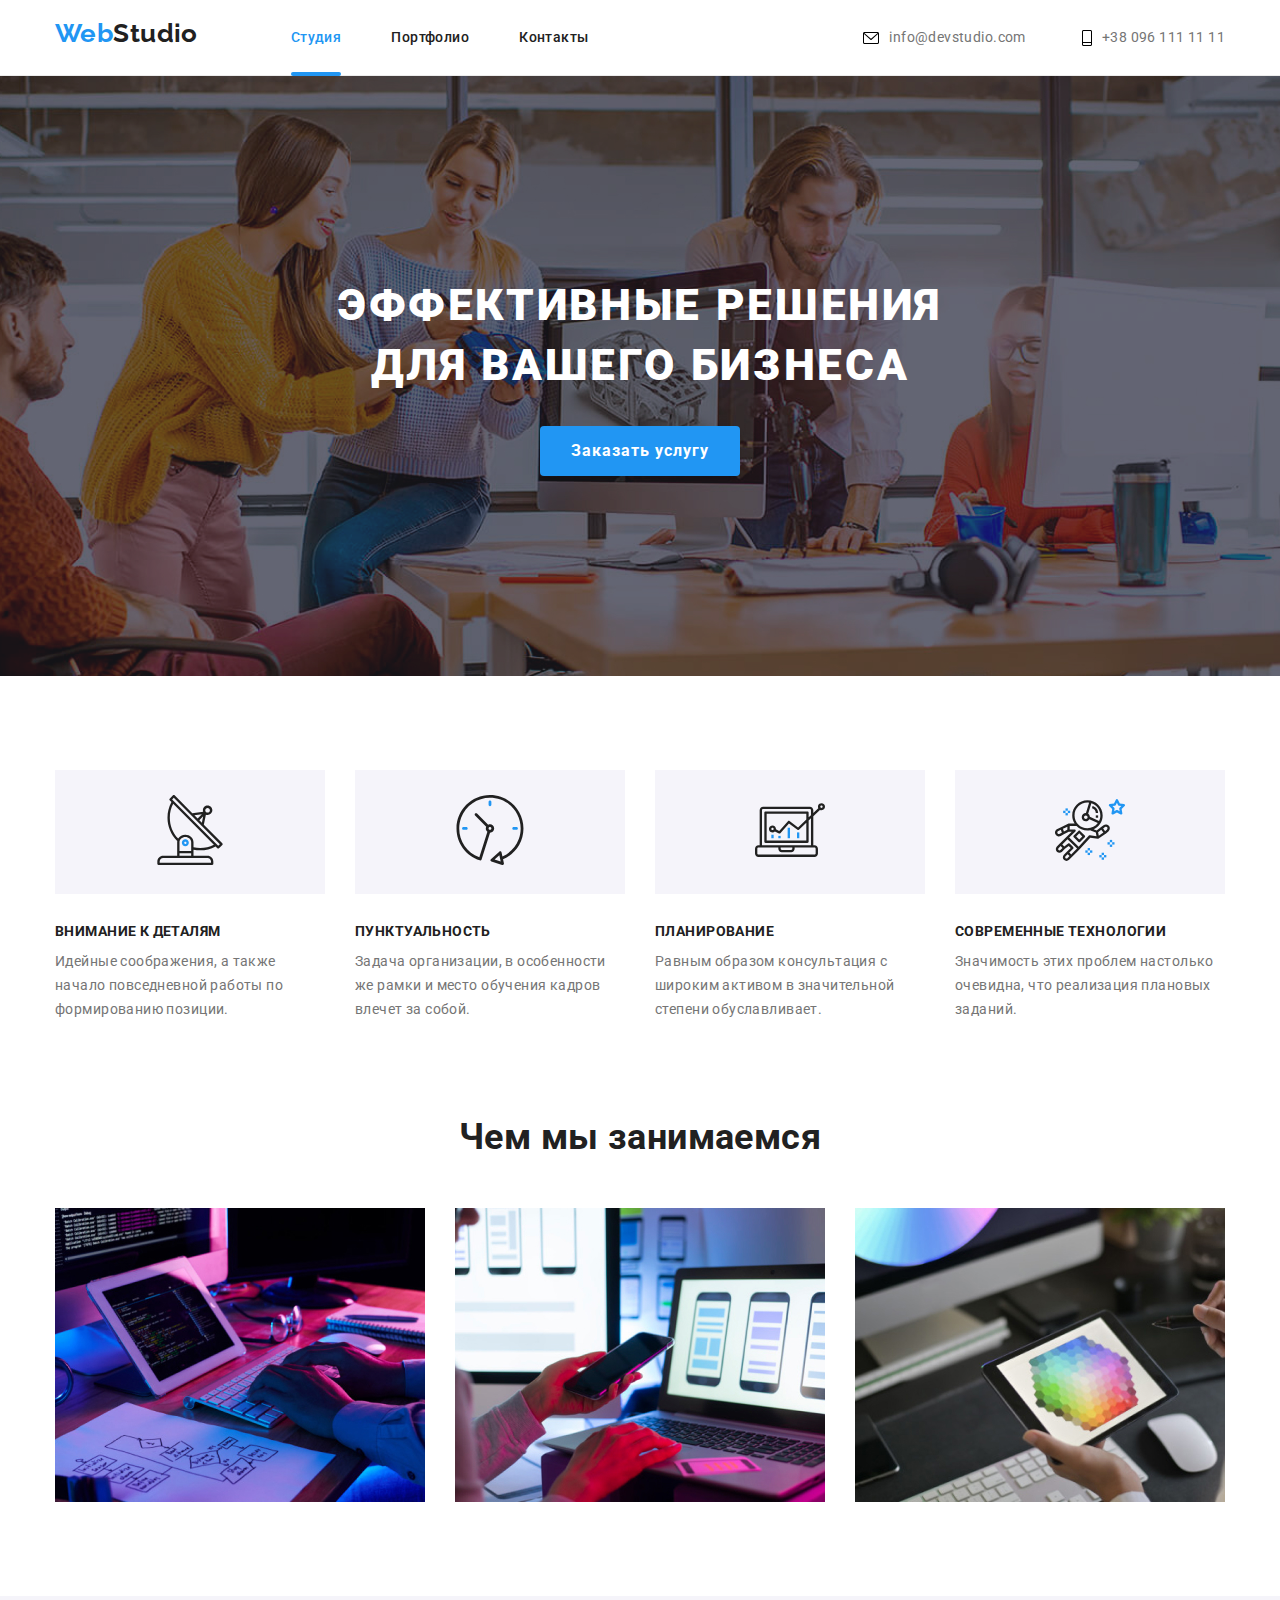
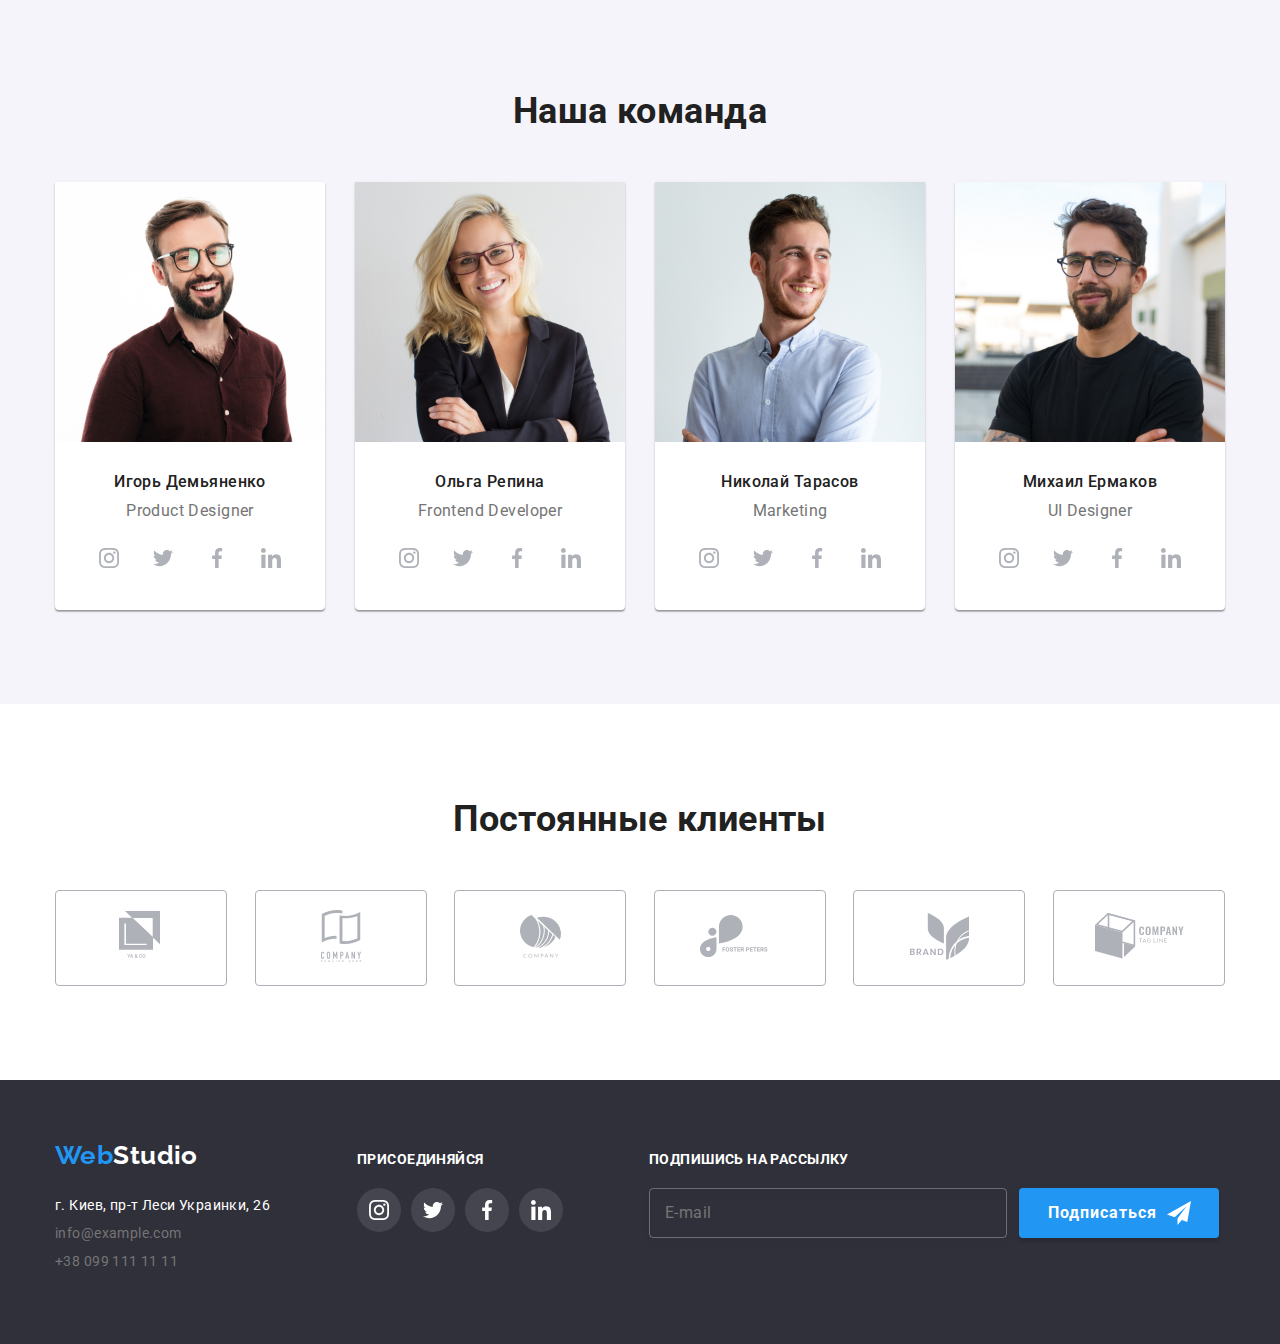
<file: index.html>
<!DOCTYPE html>
<html lang="en">
  <head>
    <meta charset="UTF-8" />
    <meta name="viewport" content="width=device-width, initial-scale=1.0" />
    <title>Document</title>

    <link
      rel="stylesheet"
      href="https://cdn.jsdelivr.net/npm/modern-normalize@0.7.0/modern-normalize.min.css"
    />
    <link
      href="https://fonts.googleapis.com/css2?family=Raleway:wght@700&family=Roboto:wght@400;500;700;900&display=swap"
      rel="stylesheet"
    />
    <link rel="stylesheet" href="./css/main.min.css" />
  </head>
  <body>
    <header class="header">
      <div class="container">
        <nav class="head-nav nav">
          <a href="/" class="logo"><span class="web">Web</span>Studio</a>
          <ul class="head-nav-list list">
            <li class="head-item">
              <a href="/" class="head-link current">Студия</a>
            </li>
            <li class="head-item">
              <a href="./portfolio.html" class="head-link">Портфолио</a>
            </li>
            <li class="head-item">
              <a href="/" class="head-link">Контакты</a>
            </li>
          </ul>
        </nav>
        <address class="address">
          <ul class="address-list list">
            <li class="head-item">
              <a href="" class="address-link">
                <svg class="icon" width="16" height="16">
                  <use href="./images/sprite1.svg#icon-mail"></use>
                </svg>
                info@devstudio.com
              </a>
            </li>

            <li class="head-item">
              <a href="" class="address-link">
                <svg class="icon" width="16" height="16">
                  <use href="./images/sprite1.svg#icon-phone"></use>
                </svg>
                +38 096 111 11 11
              </a>
            </li>
          </ul>
        </address>
      </div>
    </header>

    <main class="main">
      <section class="hero">
        <div class="hero-box">
          <h1 class="title">Эффективные решения для вашего бизнеса</h1>
          <button class="button order" data-modal-open>Заказать услугу</button>
        </div>
      </section>
      <section class="features">
        <div class="container">
          <ul class="features-list list">
            <li class="features-item">
              <div class="icon-box">
                <svg class="features-icon" width="70" height="70">
                  <use href="./images/sprite3.svg#icon-antenna"></use>
                </svg>
              </div>
              <h3 class="features-title">Внимание к деталям</h3>
              <p class="features-text">
                Идейные соображения, а также начало повседневной работы по
                формированию позиции.
              </p>
            </li>
            <li class="features-item">
              <div class="icon-box">
                <svg class="features-icon" width="70" height="70">
                  <use href="./images/sprite3.svg#icon-clock"></use>
                </svg>
              </div>
              <h3 class="features-title">Пунктуальность</h3>
              <p class="features-text">
                Задача организации, в особенности же рамки и место обучения
                кадров влечет за собой.
              </p>
            </li>
            <li class="features-item">
              <div class="icon-box">
                <svg class="features-icon" width="70" height="70">
                  <use href="./images/sprite3.svg#icon-diagram"></use>
                </svg>
              </div>
              <h3 class="features-title">Планирование</h3>
              <p class="features-text">
                Равным образом консультация с широким активом в значительной
                степени обуславливает.
              </p>
            </li>
            <li class="features-item">
              <div class="icon-box">
                <svg class="features-icon" width="70" height="70">
                  <use href="./images/sprite3.svg#icon-astronaut"></use>
                </svg>
              </div>
              <h3 class="features-title">Современные технологии</h3>
              <p class="features-text">
                Значимость этих проблем настолько очевидна, что реализация
                плановых заданий.
              </p>
            </li>
          </ul>
        </div>
      </section>
      <section class="todo">
        <div class="container">
          <h2 class="section-title">Чем мы занимаемся</h2>
          <ul class="todo-list list">
            <li class="todo-item">
              <a href="" class="todo-link">
                <img src="./images/features1.jpg" alt="" />
                <h3 class="item-title">Десктопные приложения</h3>
              </a>
            </li>
            <li class="todo-item">
              <a href="" class="todo-link">
                <img src="./images/features2.jpg" alt="" />
                <h3 class="item-title">Мобильные приложения</h3>
              </a>
            </li>
            <li class="todo-item">
              <a href="" class="todo-link">
                <img src="./images/features3.jpg" alt="" />
                <h3 class="item-title">Дизайнерские решения</h3>
              </a>
            </li>
          </ul>
        </div>
      </section>
      <section class="team">
        <div class="container">
          <h2 class="section-title">Наша команда</h2>
          <ul class="team-list list">
            <li class="team-item">
              <img src="./images/team1.jpg" alt="" width="270" />
              <div class="thumb">
                <h3 class="team-name">Игорь Демьяненко</h3>
                <p class="team-text">Product Designer</p>
                <ul class="follow list">
                  <li class="follow-item">
                    <a href="" class="social-link">
                      <svg class="social-icon" width="20" height="20">
                        <use href="./images/sprite1.svg#icon-ig"></use>
                      </svg>
                    </a>
                  </li>
                  <li class="follow-item">
                    <a href="" class="social-link">
                      <svg class="social-icon" width="20" height="20">
                        <use href="./images/sprite1.svg#icon-tw"></use>
                      </svg>
                    </a>
                  </li>
                  <li class="follow-item">
                    <a href="" class="social-link">
                      <svg class="social-icon" width="20" height="20">
                        <use href="./images/sprite1.svg#icon-fb"></use>
                      </svg>
                    </a>
                  </li>
                  <li class="follow-item">
                    <a href="" class="social-link">
                      <svg class="social-icon" width="20" height="20">
                        <use href="./images/sprite1.svg#icon-li"></use>
                      </svg>
                    </a>
                  </li>
                </ul>
              </div>
            </li>
            <li class="team-item">
              <img src="./images/team2.jpg" alt="" width="270" />
              <div class="thumb">
                <h3 class="team-name">Ольга Репина</h3>
                <p class="team-text">Frontend Developer</p>
                <ul class="follow list">
                  <li class="follow-item">
                    <a href="" class="social-link">
                      <svg class="social-icon" width="20" height="20">
                        <use href="./images/sprite1.svg#icon-ig"></use>
                      </svg>
                    </a>
                  </li>
                  <li class="follow-item">
                    <a href="" class="social-link">
                      <svg class="social-icon" width="20" height="20">
                        <use href="./images/sprite1.svg#icon-tw"></use>
                      </svg>
                    </a>
                  </li>
                  <li class="follow-item">
                    <a href="" class="social-link">
                      <svg class="social-icon" width="20" height="20">
                        <use href="./images/sprite1.svg#icon-fb"></use>
                      </svg>
                    </a>
                  </li>
                  <li class="follow-item">
                    <a href="" class="social-link">
                      <svg class="social-icon" width="20" height="20">
                        <use href="./images/sprite1.svg#icon-li"></use>
                      </svg>
                    </a>
                  </li>
                </ul>
              </div>
            </li>
            <li class="team-item">
              <img src="./images/team3.jpg" alt="" width="270" />
              <div class="thumb">
                <h3 class="team-name">Николай Тарасов</h3>
                <p class="team-text">Marketing</p>
                <ul class="follow list">
                  <li class="follow-item">
                    <a href="" class="social-link">
                      <svg class="social-icon" width="20" height="20">
                        <use href="./images/sprite1.svg#icon-ig"></use>
                      </svg>
                    </a>
                  </li>
                  <li class="follow-item">
                    <a href="" class="social-link">
                      <svg class="social-icon" width="20" height="20">
                        <use href="./images/sprite1.svg#icon-tw"></use>
                      </svg>
                    </a>
                  </li>
                  <li class="follow-item">
                    <a href="" class="social-link">
                      <svg class="social-icon" width="20" height="20">
                        <use href="./images/sprite1.svg#icon-fb"></use>
                      </svg>
                    </a>
                  </li>
                  <li class="follow-item">
                    <a href="" class="social-link">
                      <svg class="social-icon" width="20" height="20">
                        <use href="./images/sprite1.svg#icon-li"></use>
                      </svg>
                    </a>
                  </li>
                </ul>
              </div>
            </li>
            <li class="team-item">
              <img src="./images/team4.jpg" alt="" width="270" />
              <div class="thumb">
                <h3 class="team-name">Михаил Ермаков</h3>
                <p class="team-text">UI Designer</p>
                <ul class="follow list">
                  <li class="follow-item">
                    <a href="" class="social-link">
                      <svg class="social-icon" width="20" height="20">
                        <use href="./images/sprite1.svg#icon-ig"></use>
                      </svg>
                    </a>
                  </li>
                  <li class="follow-item">
                    <a href="" class="social-link">
                      <svg class="social-icon" width="20" height="20">
                        <use href="./images/sprite1.svg#icon-tw"></use>
                      </svg>
                    </a>
                  </li>
                  <li class="follow-item">
                    <a href="" class="social-link">
                      <svg class="social-icon" width="20" height="20">
                        <use href="./images/sprite1.svg#icon-fb"></use>
                      </svg>
                    </a>
                  </li>
                  <li class="follow-item">
                    <a href="" class="social-link">
                      <svg class="social-icon" width="20" height="20">
                        <use href="./images/sprite1.svg#icon-li"></use>
                      </svg>
                    </a>
                  </li>
                </ul>
              </div>
            </li>
          </ul>
        </div>
      </section>
      <section class="clients">
        <div class="container">
          <h2 class="section-title">Постоянные клиенты</h2>
          <ul class="clients-list list">
            <li class="client-item">
              <a href="" class="client-link">
                <svg class="client-logo" width="90" height="90">
                  <use href="./images/sprite2.svg#icon-client1"></use>
                </svg>
              </a>
            </li>
            <li class="client-item">
              <a href="" class="client-link">
                <svg class="client-logo" width="90" height="90">
                  <use href="./images/sprite2.svg#icon-client2"></use>
                </svg>
              </a>
            </li>
            <li class="client-item">
              <a href="" class="client-link">
                <svg class="client-logo" width="90" height="90">
                  <use href="./images/sprite2.svg#icon-client3"></use>
                </svg>
              </a>
            </li>
            <li class="client-item">
              <a href="" class="client-link">
                <svg class="client-logo" width="90" height="90">
                  <use href="./images/sprite2.svg#icon-client4"></use>
                </svg>
              </a>
            </li>
            <li class="client-item">
              <a href="" class="client-link">
                <svg class="client-logo" width="90" height="90">
                  <use href="./images/sprite2.svg#icon-client5"></use>
                </svg>
              </a>
            </li>
            <li class="client-item">
              <a href="" class="client-link">
                <svg class="client-logo" width="90" height="90">
                  <use href="./images/sprite2.svg#icon-client6"></use>
                </svg>
              </a>
            </li>
          </ul>
        </div>
      </section>
    </main>

    <footer class="footer">
      <div class="container">
        <div class="content-box">
          <a href="/" class="logo-footer"><span class="web">Web</span>Studio</a>
          <ul class="footer-list list">
            <li class="footer-text">г. Киев, пр-т Леси Украинки, 26</li>
            <li class="footer-item">info@example.com</li>
            <li class="footer-item">+38 099 111 11 11</li>
          </ul>
        </div>
        <div class="content-box">
          <p class="follow-title">Присоединяйся</p>
          <ul class="follow list">
            <li class="follow-item">
              <a href="" class="follow-link">
                <svg class="social-icon" width="20" height="20">
                  <use href="./images/sprite1.svg#icon-ig"></use>
                </svg>
              </a>
            </li>
            <li class="follow-item">
              <a href="" class="follow-link">
                <svg class="social-icon" width="20" height="20">
                  <use href="./images/sprite1.svg#icon-tw"></use>
                </svg>
              </a>
            </li>
            <li class="follow-item">
              <a href="" class="follow-link">
                <svg class="social-icon" width="20" height="20">
                  <use href="./images/sprite1.svg#icon-fb"></use>
                </svg>
              </a>
            </li>
            <li class="follow-item">
              <a href="" class="follow-link">
                <svg class="social-icon" width="20" height="20">
                  <use href="./images/sprite1.svg#icon-li"></use>
                </svg>
              </a>
            </li>
          </ul>
        </div>
        <div class="content-box">
          <p class="follow-title">Подпишись на рассылку</p>
          <form action="./" class="form">
            <div class="flexbox">
              <label class="label"
                ><input
                  class="input"
                  type="email"
                  required
                  name="email"
                  autocomplete="off"
                  placeholder=" "
                /><span class="label-text">E-mail</span></label
              >
              <button type="submit" class="button submit">
                <svg class="submit-icon" width="24" height="24">
                  <use href="./images/sprite1.svg#icon-icon-send"></use>
                </svg>
                Подписаться
              </button>
            </div>
          </form>
        </div>
      </div>
    </footer>
    <div class="backdrop is-hidden" data-modal>
      <div class="modal">
        <form action="" class="modal-form" autocomplete="off">
          <p class="modal-title">Оставьте свои данные, мы вам перезвоним</p>
          <label class="modal-label">
            <span class="label-name">Имя</span>

            <input
              type="text"
              class="modal-input"
              name="name"
              placeholder=" "
              autofocus
            />
            <svg class="form-icon">
              <use
                href="./images/sprite4.svg#icon-person"
                width="18"
                height="18"
              ></use>
              \
            </svg></label
          >
          <label class="modal-label"
            ><span class="label-name">Телефон</span>
            <input type="tel" class="modal-input" name="tel" placeholder=" " />
            <svg class="form-icon">
              <use
                href="./images/sprite4.svg#icon-tel"
                width="18"
                height="18"
              ></use>
            </svg>
          </label>
          <label class="modal-label">
            <span class="label-name">Почта</span>

            <input
              type="email"
              class="modal-input"
              name="email"
              placeholder=" "
            />
            <svg class="form-icon">
              <use
                href="./images/sprite4.svg#icon-email"
                width="18"
                height="18"
              ></use>
            </svg>
          </label>
          <label class="modal-label">
            <span class="label-name">Комментарий</span
            ><textarea
              name="comment"
              id=""
              class="modal-input modal-textarea"
              placeholder="Введите текст"
            ></textarea>
          </label>
          <label class="modal-label label-check"
            ><input type="checkbox" class="check-input" name="agree" /><span
              class="checkbox-icon"
            >
              <svg class="check-icon" width="16px" height="15px">
                <use href="./images/sprite4.svg#icon-check"></use>
              </svg> </span
            >Соглашаюсь с рассылкой и принимаю
            <a href="" class="rules">&nbsp;Условия договора</a></label
          >
          <button type="submit" class="send-button button">Отправить</button>
        </form>
        <button class="close" data-modal-close>
          <svg class="close-icon" width="18" height="18">
            <use href="./images/sprite4.svg#icon-close"></use>
          </svg>
        </button>
      </div>
    </div>
    <script src="./js/modal.js"></script>
  </body>
</html>
</file>
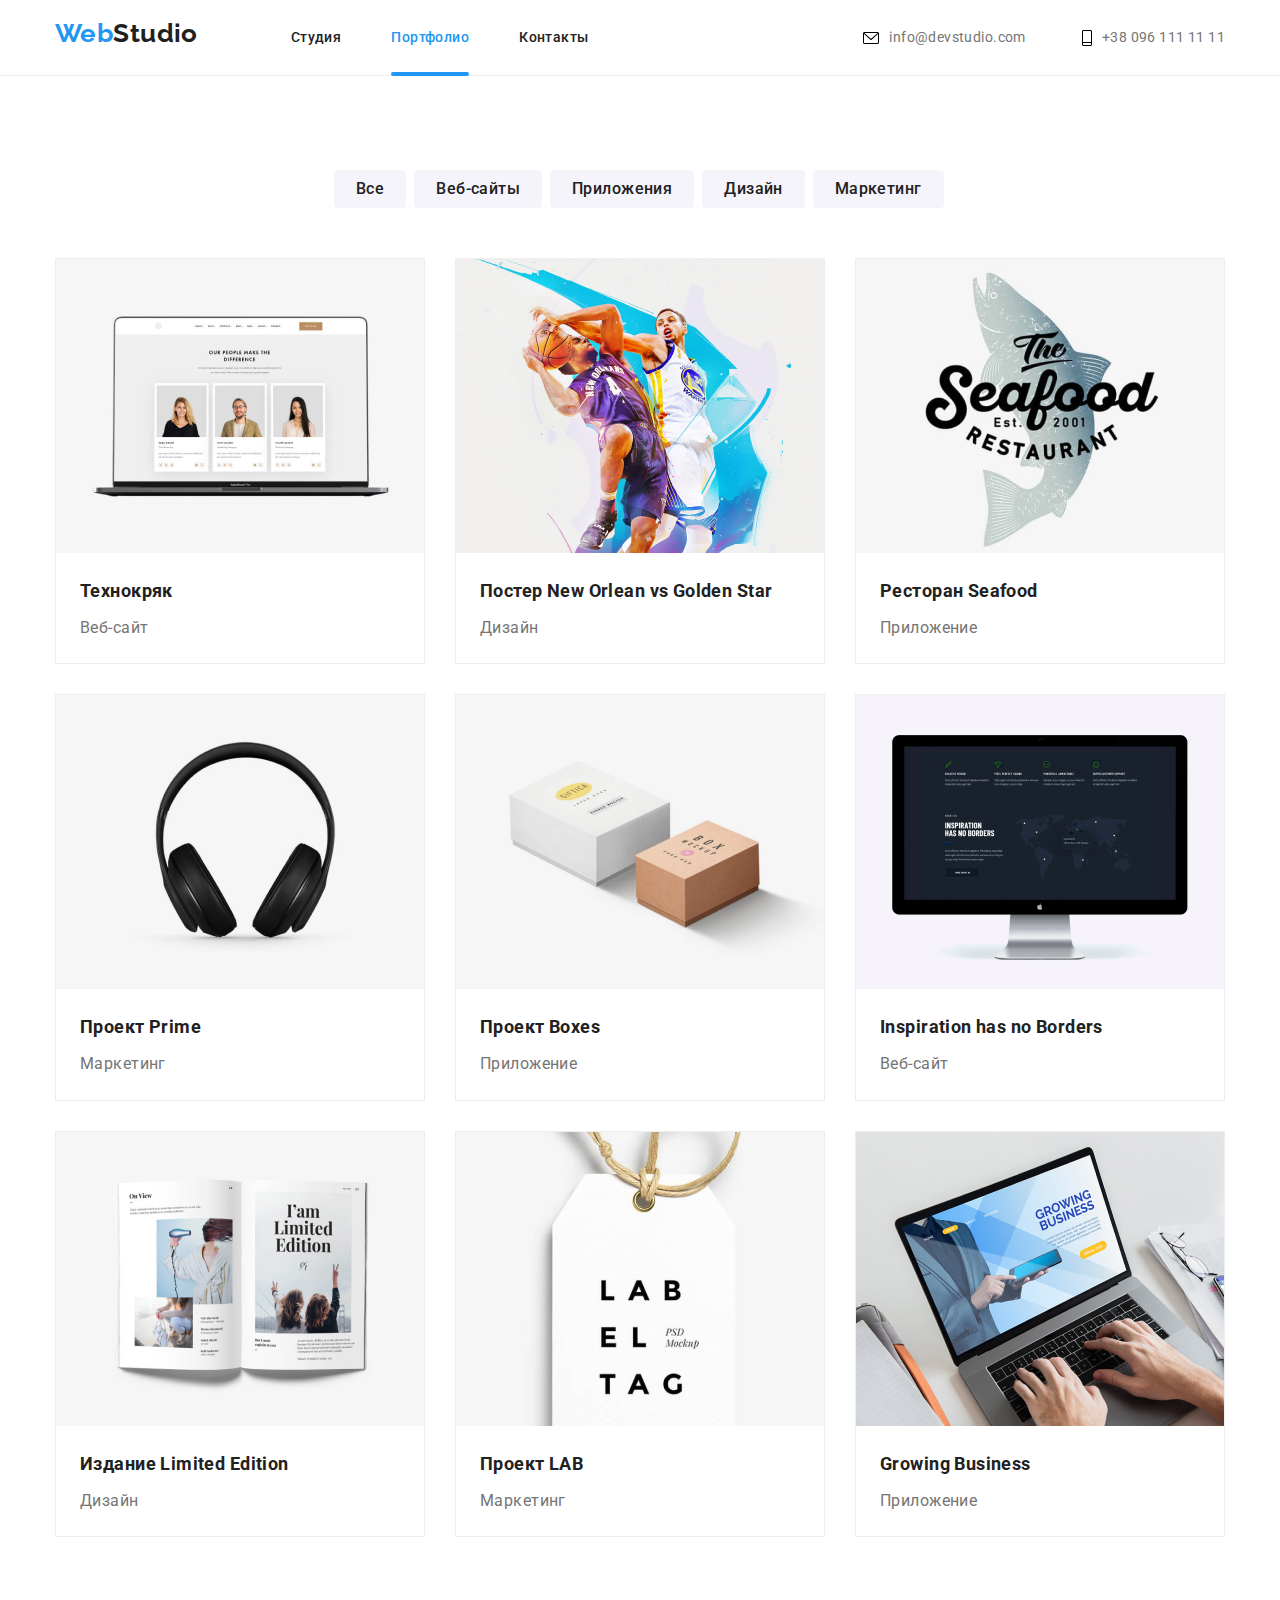
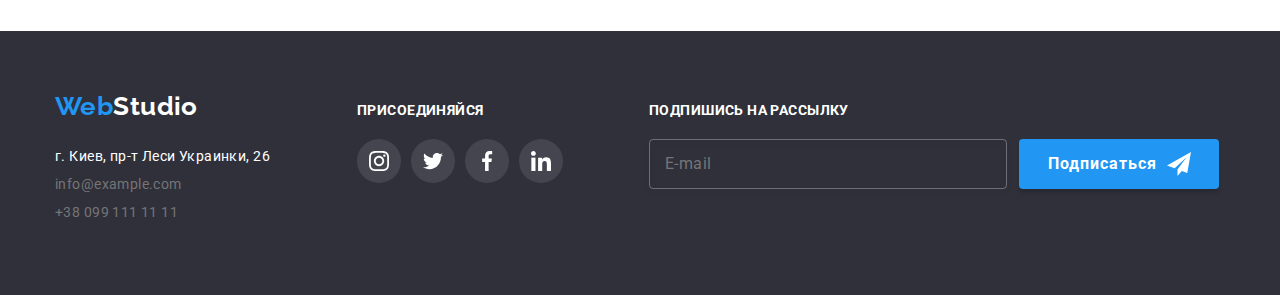
<file: portfolio.html>
<!DOCTYPE html>
<html lang="en">
  <head>
    <meta charset="UTF-8" />
    <meta name="viewport" content="width=device-width, initial-scale=1.0" />
    <title>Document</title>

    <link
      rel="stylesheet"
      href="https://cdn.jsdelivr.net/npm/modern-normalize@0.7.0/modern-normalize.min.css"
    />
    <link
      href="https://fonts.googleapis.com/css2?family=Raleway:wght@700&family=Roboto:wght@400;500;700;900&display=swap"
      rel="stylesheet"
    />
    <link rel="stylesheet" href="./css/portfolio.min.css" />
  </head>
  <body>
    <header class="header">
      <div class="container">
        <nav class="head-nav nav">
          <a href="/" class="logo"><span class="web">Web</span>Studio</a>
          <ul class="head-nav-list list">
            <li class="head-item">
              <a href="./index.html" class="head-link">Студия</a>
            </li>
            <li class="head-item">
              <a href="/" class="head-link current">Портфолио</a>
            </li>
            <li class="head-item">
              <a href="/" class="head-link">Контакты</a>
            </li>
          </ul>
        </nav>
        <address class="address">
          <ul class="address-list list">
            <li class="head-item">
              <a href="" class="address-link">
                <svg class="icon" width="16" height="16">
                  <use href="./images/sprite1.svg#icon-mail"></use>
                </svg>
                info@devstudio.com
              </a>
            </li>
    
            <li class="head-item">
              <a href="" class="address-link">
                <svg class="icon" width="16" height="16">
                  <use href="./images/sprite1.svg#icon-phone"></use>
                </svg>
                +38 096 111 11 11
              </a>
            </li>
          </ul>
        </address>
      </div>
    </header>

    <main class="works">
      <section class="main">
        <div class="container">
          <ul class="main-nav list">
            <li class="main-item">
              <a href="" class="main-link">Все</a>
            </li>
            <li class="main-item">
              <a href="" class="main-link">Веб-сайты</a>
            </li>
            <li class="main-item">
              <a href="" class="main-link">Приложения</a>
            </li>
            <li class="main-item">
              <a href="" class="main-link">Дизайн</a>
            </li>
            <li class="main-item">
              <a href="" class="main-link">Маркетинг</a>
            </li>
          </ul>
    
          <ul class="main-wtf list">
            <li class="wtf-item">
              <a href="" class="wtf-link">
                <div class="thumb">
                  <img src="./images/img.jpg" width="370" alt="" />
                  <div class="description">
                    <p class="desc-text">
                      Технокряк это современная площадка распространения
                      коронавируса. Компании используют эту платформу для
                      цифрового шпионажа и атак на защищённые сервера
                      конкурентов.
                    </p>
                  </div>
                </div>
                <div class="card-description">
                  <h3 class="title">Технокряк</h3>
                  <p class="text">Веб-сайт</p>
                </div>
              </a>
            </li>
            <li class="wtf-item">
              <a href="" class="wtf-link">
                <div class="thumb">
                  <img src="./images/img-1.jpg" width="370" alt="" />
                  <div class="description">
                    <p class="desc-text">
                      Технокряк это современная площадка распространения
                      коронавируса. Компании используют эту платформу для
                      цифрового шпионажа и атак на защищённые сервера
                      конкурентов.
                    </p>
                  </div>
                </div>
                <div class="card-description">
                  <h3 class="title">Постер New Orlean vs Golden Star</h3>
                  <p class="text">Дизайн</p>
                </div>
              </a>
            </li>
            <li class="wtf-item">
              <a href="" class="wtf-link">
                <div class="thumb">
                  <img src="./images/img-2.jpg" width="370" alt="" />
                  <div class="description">
                    <p class="desc-text">
                      Технокряк это современная площадка распространения
                      коронавируса. Компании используют эту платформу для
                      цифрового шпионажа и атак на защищённые сервера
                      конкурентов.
                    </p>
                  </div>
                </div>
                <div class="card-description">
                  <h3 class="title">Ресторан Seafood</h3>
                  <p class="text">Приложение</p>
                </div>
              </a>
            </li>
            <li class="wtf-item">
              <a href="" class="wtf-link">
                <div class="thumb">
                  <img src="./images/img-3.jpg" width="370" alt="" />
                  <div class="description">
                    <p class="desc-text">
                      Технокряк это современная площадка распространения
                      коронавируса. Компании используют эту платформу для
                      цифрового шпионажа и атак на защищённые сервера
                      конкурентов.
                    </p>
                  </div>
                </div>
                <div class="card-description">
                  <h3 class="title">Проект Prime</h3>
                  <p class="text">Маркетинг</p>
                </div>
              </a>
            </li>
            <li class="wtf-item">
              <a href="" class="wtf-link">
                <div class="thumb">
                  <img src="./images/img-4.jpg" width="370" alt="" />
                  <div class="description">
                    <p class="desc-text">
                      Технокряк это современная площадка распространения
                      коронавируса. Компании используют эту платформу для
                      цифрового шпионажа и атак на защищённые сервера
                      конкурентов.
                    </p>
                  </div>
                </div>
                <div class="card-description">
                  <h3 class="title">Проект Boxes</h3>
                  <p class="text">Приложение</p>
                </div>
              </a>
            </li>
            <li class="wtf-item">
              <a href="" class="wtf-link">
                <div class="thumb">
                  <img src="./images/img-5.jpg" width="370" alt="" />
                  <div class="description">
                    <p class="desc-text">
                      Технокряк это современная площадка распространения
                      коронавируса. Компании используют эту платформу для
                      цифрового шпионажа и атак на защищённые сервера
                      конкурентов.
                    </p>
                  </div>
                </div>
                <div class="card-description">
                  <h3 class="title">Inspiration has no Borders</h3>
                  <p class="text">Веб-сайт</p>
                </div>
              </a>
            </li>
            <li class="wtf-item">
              <a href="" class="wtf-link">
                <div class="thumb">
                  <img src="./images/img-6.jpg" width="370" alt="" />
                  <div class="description">
                    <p class="desc-text">
                      Технокряк это современная площадка распространения
                      коронавируса. Компании используют эту платформу для
                      цифрового шпионажа и атак на защищённые сервера
                      конкурентов.
                    </p>
                  </div>
                </div>
                <div class="card-description">
                  <h3 class="title">Издание Limited Edition</h3>
                  <p class="text">Дизайн</p>
                </div>
              </a>
            </li>
            <li class="wtf-item">
              <a href="" class="wtf-link">
                <div class="thumb">
                  <img src="./images/img-7.jpg" width="370" alt="" />
                  <div class="description">
                    <p class="desc-text">
                      Технокряк это современная площадка распространения
                      коронавируса. Компании используют эту платформу для
                      цифрового шпионажа и атак на защищённые сервера
                      конкурентов.
                    </p>
                  </div>
                </div>
                <div class="card-description">
                  <h3 class="title">Проект LAB</h3>
                  <p class="text">Маркетинг</p>
                </div>
              </a>
            </li>
            <li class="wtf-item">
              <a href="" class="wtf-link">
                <div class="thumb">
                  <img src="./images/img-8.jpg" width="370" alt="" />
                  <div class="description">
                    <p class="desc-text">
                      Технокряк это современная площадка распространения
                      коронавируса. Компании используют эту платформу для
                      цифрового шпионажа и атак на защищённые сервера
                      конкурентов.
                    </p>
                  </div>
                </div>
                <div class="card-description">
                  <h3 class="title">Growing Business</h3>
                  <p class="text">Приложение</p>
                </div>
              </a>
            </li>
          </ul>
        </div>
      </section>
    </main>

    <footer class="footer">
      <div class="container">
        <div class="content-box">
          <a href="/" class="logo-footer"><span class="web">Web</span>Studio</a>
          <ul class="footer-list list">
            <li class="footer-text">г. Киев, пр-т Леси Украинки, 26</li>
            <li class="footer-item">info@example.com</li>
            <li class="footer-item">+38 099 111 11 11</li>
          </ul>
        </div>
        <div class="content-box">
          <p class="follow-title">Присоединяйся</p>
          <ul class="follow list">
            <li class="follow-item">
              <a href="" class="follow-link">
                <svg class="social-icon" width="20" height="20">
                  <use href="./images/sprite1.svg#icon-ig"></use>
                </svg>
              </a>
            </li>
            <li class="follow-item">
              <a href="" class="follow-link">
                <svg class="social-icon" width="20" height="20">
                  <use href="./images/sprite1.svg#icon-tw"></use>
                </svg>
              </a>
            </li>
            <li class="follow-item">
              <a href="" class="follow-link">
                <svg class="social-icon" width="20" height="20">
                  <use href="./images/sprite1.svg#icon-fb"></use>
                </svg>
              </a>
            </li>
            <li class="follow-item">
              <a href="" class="follow-link">
                <svg class="social-icon" width="20" height="20">
                  <use href="./images/sprite1.svg#icon-li"></use>
                </svg>
              </a>
            </li>
          </ul>
        </div>
        <div class="content-box">
          <p class="follow-title">Подпишись на рассылку</p>
          <form action="./" class="form">
            <div class="flexbox">
              <label class="label"><input class="input" type="email" required name="email" autocomplete="off"
                  placeholder=" " /><span class="label-text">E-mail</span></label>
              <button type="submit" class="button submit">
                <svg class="submit-icon" width="24" height="24">
                  <use href="./images/sprite1.svg#icon-icon-send"></use>
                </svg>
                Подписаться
              </button>
            </div>
          </form>
        </div>
      </div>
    </footer>
  </body>
</html>
</file>
<file: css/main.min.css>
html{-webkit-box-sizing:border-box;box-sizing:border-box}*::after,*::before{-webkit-box-sizing:inherit;box-sizing:inherit}body{background-color:#fff;color:#757575;font-family:"Roboto",sans-serif;font-size:14px;line-height:1.14;font-weight:400;letter-spacing:0.03em}h1,h2,h3,h4,p,ul,input,button{margin:0;padding:0}a{text-decoration:none;display:block}img{display:block}.list{list-style:none;display:-webkit-box;display:-ms-flexbox;display:flex;-webkit-box-pack:start;-ms-flex-pack:start;justify-content:start;-webkit-box-align:center;-ms-flex-align:center;align-items:center}.container{width:1200px;margin:0 auto;padding:0 15px}.content-box{display:-webkit-box;display:-ms-flexbox;display:flex;-webkit-box-orient:vertical;-webkit-box-direction:normal;-ms-flex-direction:column;flex-direction:column}.content-box:not(:last-child){margin-right:86px}.content-box:nth-of-type(1){width:216px}.logo{display:block;font-family:"Raleway",sans-serif;color:#212121;font-weight:700;font-size:26px;margin-right:93px;padding-bottom:8px}.web{color:#2196f3}.logo-footer{font-family:"Raleway",sans-serif;color:#fff;font-weight:700;font-size:26px;line-height:31px;margin-bottom:20px}.button{position:relative;color:#fff;border:none;background:#2196f3;font-size:16px;line-height:1.88;font-weight:700;letter-spacing:0.06em;width:200px;height:50px;-webkit-box-shadow:0px 4px 4px rgba(0,0,0,0.15);box-shadow:0px 4px 4px rgba(0,0,0,0.15);border-radius:4px;cursor:pointer}.backdrop{position:fixed;top:0;left:0;bottom:0;right:0;background-color:rgba(0,0,0,0.5);z-index:999;opacity:1;-webkit-transition:opacity 250ms cubic-bezier(0.4, 0, 0.2, 1);transition:opacity 250ms cubic-bezier(0.4, 0, 0.2, 1)}.backdrop.is-hidden{opacity:0;pointer-events:none}.backdrop.is-hidden.modal{-webkit-transform:translate(-50%, -50%) scale(0.8);transform:translate(-50%, -50%) scale(0.8);opacity:0}.modal{position:absolute;top:50%;left:50%;-webkit-transform:translate(-50%, -50%) scale(1);transform:translate(-50%, -50%) scale(1);min-width:528px;min-height:581px;background-color:#fff;padding:40px;opacity:1;-webkit-transition:250ms cubic-bezier(0.4, 0, 0.2, 1);transition:250ms cubic-bezier(0.4, 0, 0.2, 1)}.modal-form{display:-webkit-box;display:-ms-flexbox;display:flex;-webkit-box-orient:vertical;-webkit-box-direction:normal;-ms-flex-direction:column;flex-direction:column;text-align:center}.modal-title{color:#212121;font-size:20px;line-height:1.15;font-weight:700;margin-bottom:30px}.modal-input{display:block;width:100%;border:1px solid rgba(33,33,33,0.2);-webkit-box-sizing:border-box;box-sizing:border-box;border-radius:4px;padding:11px 42px;-webkit-transition:border-color 250ms cubic-bezier(0.4, 0, 0.2, 1);transition:border-color 250ms cubic-bezier(0.4, 0, 0.2, 1);outline:none}.modal-input:focus,.modal-input:not(:placeholder-shown){border-color:#2196f3}.modal-input:focus+.form-icon,.modal-input:not(:placeholder-shown)+.form-icon{fill:#2196f3}.modal-textarea{height:120px;padding:11px 16px;resize:none}.modal-label{position:relative;margin-bottom:28px}.modal-label:nth-of-type(4){margin-bottom:20px}.modal-label:nth-of-type(5){margin-bottom:30px}.rules{display:inline}.label-name{position:absolute;top:-16px;display:block;font-size:12px;line-height:1.17;font-weight:400}.close{position:absolute;top:8px;right:8px;display:block;background-color:#fff;text-decoration:none;padding:5px;border:1px solid rgba(0,0,0,0.1);border-radius:50%;cursor:pointer}.close-icon{display:block;-webkit-transition:250ms cubic-bezier(0.4, 0, 0.2, 1);transition:250ms cubic-bezier(0.4, 0, 0.2, 1)}.close:hover .close-icon{fill:#2196f3}.form-icon{position:absolute;top:50%;left:12px;-webkit-transform:translateY(-50%);transform:translateY(-50%);width:18px;height:18px;-webkit-transition:250ms cubic-bezier(0.4, 0, 0.2, 1);transition:250ms cubic-bezier(0.4, 0, 0.2, 1)}.send-button{margin:0 auto}.label-check{display:-webkit-box;display:-ms-flexbox;display:flex;-webkit-box-align:center;-ms-flex-align:center;align-items:center}.check-input{position:absolute;width:1px;height:1px;margin:-1px;border:0;padding:0;clip:rect(0 0 0 0);overflow:hidden}.check-input:checked+.checkbox-icon{background-color:#2196f3;border-color:transparent}.checkbox-icon{border:1px solid #212121;border-radius:2px;margin-right:7px;-webkit-transition:250ms cubic-bezier(0.4, 0, 0.2, 1);transition:250ms cubic-bezier(0.4, 0, 0.2, 1)}.check-icon{display:block;width:16px;height:15px}.header{background-color:#fff;position:relative}.header::after{content:"";position:absolute;bottom:0;display:block;margin:0 auto;height:1px;width:100%;background-color:#ececec}.header .container{display:-webkit-box;display:-ms-flexbox;display:flex;-webkit-box-pack:start;-ms-flex-pack:start;justify-content:start;-webkit-box-align:center;-ms-flex-align:center;align-items:center}.head-nav{color:#212121;display:-webkit-box;display:-ms-flexbox;display:flex;-webkit-box-pack:start;-ms-flex-pack:start;justify-content:start;-webkit-box-align:center;-ms-flex-align:center;align-items:center}.head-nav.nav{margin-right:auto}.head-item{overflow:hidden}.head-item:not(:last-child){margin-right:50px}.address-link{position:relative;padding:30px 0}.address-link:focus,.address-link:hover{color:#2196f3}.head-link{position:relative;display:block;padding:30px 0;color:#212121;font-weight:500;line-height:1.14}.head-link:focus,.head-link:hover{color:#2196f3}.head-link::after{content:"";position:absolute;bottom:0px;z-index:1;display:block;width:100%;height:4px;border-radius:4px;background-color:#2196f3;-webkit-transform:translateY(10px);transform:translateY(10px);-webkit-transition:translate 250ms cubic-bezier(0.4, 0, 0.2, 1);transition:translate 250ms cubic-bezier(0.4, 0, 0.2, 1)}.head-link:hover::after,.head-link:focus::after{-webkit-transform:translateY(0);transform:translateY(0);-webkit-transition:-webkit-transform 250ms cubic-bezier(0.4, 0, 0.2, 1);transition:-webkit-transform 250ms cubic-bezier(0.4, 0, 0.2, 1);transition:transform 250ms cubic-bezier(0.4, 0, 0.2, 1);transition:transform 250ms cubic-bezier(0.4, 0, 0.2, 1), -webkit-transform 250ms cubic-bezier(0.4, 0, 0.2, 1)}.head-link.current{color:#2196f3}.head-link.current::after{content:"";position:absolute;bottom:0px;z-index:1;display:block;width:100%;height:4px;border-radius:4px;background-color:#2196f3;-webkit-transform:translateY(0);transform:translateY(0)}.icon{margin-right:10px}.address-link{display:-webkit-box;display:-ms-flexbox;display:flex;-webkit-box-align:center;-ms-flex-align:center;align-items:center;font-family:"Roboto",sans-serif;font-style:normal;color:#757575}.address-link:hover .icon,.address-link:focus .icon{fill:#2196f3}.hero{position:relative;z-index:1;padding:200px 0;background-image:url(/images/hero.jpg);background-size:cover;background-repeat:no-repeat;background-position:center;height:600px;text-align:center}.hero::before{content:"";position:absolute;top:0;left:0;z-index:-1;background-color:rgba(47,48,58,0.4);width:100%;height:100%}.hero-box{width:696px;margin:0 auto}.title{text-transform:uppercase;font-size:44px;line-height:1.36;font-weight:900;letter-spacing:0.06em;color:#fff;margin-bottom:30px}.features{padding:94px 0}.features-item:not(:last-child){margin-right:30px}.features-title{color:#212121;font-size:14px;line-height:1.14;font-weight:700;text-transform:uppercase;letter-spacing:0.03em;margin-bottom:10px}.features-text{font-size:14px;line-height:1.71;font-weight:400}.icon-box{background-color:#f5f4fa;margin-bottom:30px;padding:25px 100px}.todo{padding-bottom:94px}.todo-item:not(:last-child){margin-right:30px}.section-title{color:#212121;font-size:36px;line-height:1.17;font-weight:700;margin-bottom:50px;text-align:center}.todo-link{position:relative;overflow:hidden}.todo-link:hover .item-title,.todo-link:focus .item-title{opacity:1;-webkit-transform:translateY(0);transform:translateY(0)}.item-title{position:absolute;color:#fff;font-size:14px;line-height:1.14;font-weight:700;text-transform:uppercase;bottom:0;padding:27px 0;width:370px;text-align:center;background-color:rgba(47,48,58,0.8);-webkit-transform:translateY(100%);transform:translateY(100%);opacity:0;-webkit-transition:opacity 250ms,-webkit-transform 250ms cubic-bezier(0.4, 0, 0.2, 1);transition:opacity 250ms,-webkit-transform 250ms cubic-bezier(0.4, 0, 0.2, 1);transition:opacity 250ms,transform 250ms cubic-bezier(0.4, 0, 0.2, 1);transition:opacity 250ms,transform 250ms cubic-bezier(0.4, 0, 0.2, 1),-webkit-transform 250ms cubic-bezier(0.4, 0, 0.2, 1)}.team{background-color:#f5f4fa;padding:94px 0}.team-name{color:#212121;font-size:16px;line-height:1.19;font-weight:500;margin-bottom:10px}.team-text{font-size:16px;line-height:1.19;font-weight:400;margin-bottom:16px}.team-item{display:-webkit-box;display:-ms-flexbox;display:flex;-webkit-box-orient:vertical;-webkit-box-direction:normal;-ms-flex-direction:column;flex-direction:column;background-color:#fff;-webkit-box-shadow:0px 1px 3px rgba(0,0,0,0.12),0px 1px 1px rgba(0,0,0,0.14),0px 2px 1px rgba(0,0,0,0.2);box-shadow:0px 1px 3px rgba(0,0,0,0.12),0px 1px 1px rgba(0,0,0,0.14),0px 2px 1px rgba(0,0,0,0.2);border-radius:0px 0px 4px 4px}.team-item:not(:last-child){margin-right:30px}.thumb{padding:30px 32px;text-align:center}.social-link{display:block;--color1: #afb1b8;width:44px;height:44px;padding:12px;border-radius:50%;background-color:#fff;-webkit-transition:background-color 250ms,color 250ms cubic-bezier(0.4, 0, 0.2, 1);transition:background-color 250ms,color 250ms cubic-bezier(0.4, 0, 0.2, 1)}.social-link:hover,.social-link:focus{background-color:#2196f3;--color1: #ffffff}.clients{padding:94px 0}.clients-list{-webkit-box-pack:justify;-ms-flex-pack:justify;justify-content:space-between}.clients .client-logo{fill:#afb1b8;-webkit-transition:250ms cubic-bezier(0.4, 0, 0.2, 1);transition:250ms cubic-bezier(0.4, 0, 0.2, 1)}.client-link{padding:0 40px;border:1px solid #afb1b8;border-radius:4px;-webkit-transition:border-color 250ms cubic-bezier(0.4, 0, 0.2, 1);transition:border-color 250ms cubic-bezier(0.4, 0, 0.2, 1)}.client-link:hover,.client-link:focus{border-color:#2196f3}.client-link:hover .client-logo,.client-link:focus .client-logo{fill:#2196f3}.footer{background-color:#2f303a;padding:60px 0}.footer .container{display:-webkit-box;display:-ms-flexbox;display:flex;-webkit-box-pack:start;-ms-flex-pack:start;justify-content:start;-webkit-box-align:baseline;-ms-flex-align:baseline;align-items:baseline}.footer-list{-webkit-box-align:start;-ms-flex-align:start;align-items:flex-start;-webkit-box-orient:vertical;-webkit-box-direction:normal;-ms-flex-direction:column;flex-direction:column;margin-bottom:9px;line-height:2}.footer-text{color:#fff}.follow{display:-webkit-box;display:-ms-flexbox;display:flex;-webkit-box-pack:justify;-ms-flex-pack:justify;justify-content:space-between}.follow-title{display:block;color:#fff;font-size:14px;line-height:1.14;font-weight:700;text-transform:uppercase;margin-bottom:20px}.follow-item:not(:last-child){margin-right:10px}.follow-link{display:block;width:44px;height:44px;padding:12px;border-radius:50%;background-color:rgba(255,255,255,0.1);-webkit-transition:background-color 250ms cubic-bezier(0.4, 0, 0.2, 1);transition:background-color 250ms cubic-bezier(0.4, 0, 0.2, 1)}.follow-link:hover,.follow-link:focus{background-color:#2196f3}.flexbox{display:-webkit-box;display:-ms-flexbox;display:flex;-webkit-box-pack:start;-ms-flex-pack:start;justify-content:start;-webkit-box-align:center;-ms-flex-align:center;align-items:center}.label{position:relative;margin-right:12px}.label-text{font-size:16px;line-height:1.25;font-weight:400;position:absolute;top:50%;left:16px;-webkit-transform:translateY(-50%);transform:translateY(-50%);opacity:1}.input{color:#fff;padding:16px;background-color:transparent;width:358px;border:1px solid rgba(255,255,255,0.3);-webkit-box-sizing:border-box;box-sizing:border-box;-webkit-filter:drop-shadow(0px 4px 4px rgba(0,0,0,0.15));filter:drop-shadow(0px 4px 4px rgba(0,0,0,0.15));border-radius:4px}.input:not(:placeholder-shown)+.label-text,.input:focus+.label-text{opacity:0}.submit{position:relative;text-align:left;padding:10px 29px}.submit-icon{position:absolute;right:28px;top:50%;-webkit-transform:translateY(-50%);transform:translateY(-50%)}
/*# sourceMappingURL=main.min.css.map */
</file>
<file: css/portfolio.min.css>
html{-webkit-box-sizing:border-box;box-sizing:border-box}*::after,*::before{-webkit-box-sizing:inherit;box-sizing:inherit}body{background-color:#fff;color:#757575;font-family:"Roboto",sans-serif;font-size:14px;line-height:1.14;font-weight:400;letter-spacing:0.03em}h1,h2,h3,h4,p,ul,input,button{margin:0;padding:0}a{text-decoration:none;display:block}img{display:block}.list{list-style:none;display:-webkit-box;display:-ms-flexbox;display:flex;-webkit-box-pack:start;-ms-flex-pack:start;justify-content:start;-webkit-box-align:center;-ms-flex-align:center;align-items:center}.container{width:1200px;margin:0 auto;padding:0 15px}.content-box{display:-webkit-box;display:-ms-flexbox;display:flex;-webkit-box-orient:vertical;-webkit-box-direction:normal;-ms-flex-direction:column;flex-direction:column}.content-box:not(:last-child){margin-right:86px}.content-box:nth-of-type(1){width:216px}.logo{display:block;font-family:"Raleway",sans-serif;color:#212121;font-weight:700;font-size:26px;margin-right:93px;padding-bottom:8px}.web{color:#2196f3}.logo-footer{font-family:"Raleway",sans-serif;color:#fff;font-weight:700;font-size:26px;line-height:31px;margin-bottom:20px}.button{position:relative;color:#fff;border:none;background:#2196f3;font-size:16px;line-height:1.88;font-weight:700;letter-spacing:0.06em;width:200px;height:50px;-webkit-box-shadow:0px 4px 4px rgba(0,0,0,0.15);box-shadow:0px 4px 4px rgba(0,0,0,0.15);border-radius:4px;cursor:pointer}.header{background-color:#fff;position:relative}.header::after{content:"";position:absolute;bottom:0;display:block;margin:0 auto;height:1px;width:100%;background-color:#ececec}.header .container{display:-webkit-box;display:-ms-flexbox;display:flex;-webkit-box-pack:start;-ms-flex-pack:start;justify-content:start;-webkit-box-align:center;-ms-flex-align:center;align-items:center}.head-nav{color:#212121;display:-webkit-box;display:-ms-flexbox;display:flex;-webkit-box-pack:start;-ms-flex-pack:start;justify-content:start;-webkit-box-align:center;-ms-flex-align:center;align-items:center}.head-nav.nav{margin-right:auto}.head-item{overflow:hidden}.head-item:not(:last-child){margin-right:50px}.address-link{position:relative;padding:30px 0}.address-link:focus,.address-link:hover{color:#2196f3}.head-link{position:relative;display:block;padding:30px 0;color:#212121;font-weight:500;line-height:1.14}.head-link:focus,.head-link:hover{color:#2196f3}.head-link::after{content:"";position:absolute;bottom:0px;z-index:1;display:block;width:100%;height:4px;border-radius:4px;background-color:#2196f3;-webkit-transform:translateY(10px);transform:translateY(10px);-webkit-transition:translate 250ms cubic-bezier(0.4, 0, 0.2, 1);transition:translate 250ms cubic-bezier(0.4, 0, 0.2, 1)}.head-link:hover::after,.head-link:focus::after{-webkit-transform:translateY(0);transform:translateY(0);-webkit-transition:-webkit-transform 250ms cubic-bezier(0.4, 0, 0.2, 1);transition:-webkit-transform 250ms cubic-bezier(0.4, 0, 0.2, 1);transition:transform 250ms cubic-bezier(0.4, 0, 0.2, 1);transition:transform 250ms cubic-bezier(0.4, 0, 0.2, 1), -webkit-transform 250ms cubic-bezier(0.4, 0, 0.2, 1)}.head-link.current{color:#2196f3}.head-link.current::after{content:"";position:absolute;bottom:0px;z-index:1;display:block;width:100%;height:4px;border-radius:4px;background-color:#2196f3;-webkit-transform:translateY(0);transform:translateY(0)}.icon{margin-right:10px}.address-link{display:-webkit-box;display:-ms-flexbox;display:flex;-webkit-box-align:center;-ms-flex-align:center;align-items:center;font-family:"Roboto",sans-serif;font-style:normal;color:#757575}.address-link:hover .icon,.address-link:focus .icon{fill:#2196f3}.works{padding-top:94px;padding-bottom:94px}.main-nav{margin:0 auto 50px;width:612px}.main-item:not(:last-child){margin-right:8px}.main-link{padding:6px 22px;background-color:#f5f4fa;color:#212121;border-radius:4px;font-size:16px;line-height:1.63;font-weight:500;-webkit-transition:background-color 250ms,color 250ms cubic-bezier(0.4, 0, 0.2, 1);transition:background-color 250ms,color 250ms cubic-bezier(0.4, 0, 0.2, 1)}.main-link:hover,.main-link:focus{background-color:#2196f3;color:#fff;-webkit-box-shadow:0px 3px 1px rgba(0,0,0,0.1),0px 1px 2px rgba(0,0,0,0.08),0px 2px 2px rgba(0,0,0,0.12);box-shadow:0px 3px 1px rgba(0,0,0,0.1),0px 1px 2px rgba(0,0,0,0.08),0px 2px 2px rgba(0,0,0,0.12)}.main-wtf{-ms-flex-wrap:wrap;flex-wrap:wrap;margin:0 auto;width:1170px}.wtf-item{display:block;width:370px;border:1px solid #eeeeee;-webkit-transition:-webkit-box-shadow 250ms cubic-bezier(0.4, 0, 0.2, 1);transition:-webkit-box-shadow 250ms cubic-bezier(0.4, 0, 0.2, 1);transition:box-shadow 250ms cubic-bezier(0.4, 0, 0.2, 1);transition:box-shadow 250ms cubic-bezier(0.4, 0, 0.2, 1), -webkit-box-shadow 250ms cubic-bezier(0.4, 0, 0.2, 1)}.wtf-item:hover,.wtf-item:focus{-webkit-box-shadow:0px 1px 1px rgba(0,0,0,0.12),0px 4px 4px rgba(0,0,0,0.06),1px 4px 6px rgba(0,0,0,0.16);box-shadow:0px 1px 1px rgba(0,0,0,0.12),0px 4px 4px rgba(0,0,0,0.06),1px 4px 6px rgba(0,0,0,0.16)}.wtf-item:not(:nth-of-type(3n)){margin-right:30px}.wtf-item:not(:nth-last-of-type(-n+3)){margin-bottom:30px}.thumb{position:relative;overflow:hidden;height:294px}.description{position:absolute;top:0;left:0;right:0;bottom:0;-webkit-transform:translateY(100%);transform:translateY(100%);background-color:rgba(33,150,243,0.9);opacity:0;-webkit-transition:opacity 250ms, -webkit-transform 250ms;transition:opacity 250ms, -webkit-transform 250ms;transition:opacity 250ms, transform 250ms;transition:opacity 250ms, transform 250ms, -webkit-transform 250ms}.wtf-link:hover .description,.wtf-link:focus .description{-webkit-transform:translateX(0);transform:translateX(0);opacity:1}.desc-text{color:#fff;font-size:18px;line-height:1.56;font-weight:400;width:322px;position:absolute;top:50%;left:50%;-webkit-transform:translate(-50%, -50%);transform:translate(-50%, -50%)}.card-description{padding:20px 24px}.title{font-size:18px;line-height:2;font-weight:700;color:#212121;margin-bottom:4px}.text{font-size:16px;line-height:1.9;font-weight:400;color:#757575}.footer{background-color:#2f303a;padding:60px 0}.footer .container{display:-webkit-box;display:-ms-flexbox;display:flex;-webkit-box-pack:start;-ms-flex-pack:start;justify-content:start;-webkit-box-align:baseline;-ms-flex-align:baseline;align-items:baseline}.footer-list{-webkit-box-align:start;-ms-flex-align:start;align-items:flex-start;-webkit-box-orient:vertical;-webkit-box-direction:normal;-ms-flex-direction:column;flex-direction:column;margin-bottom:9px;line-height:2}.footer-text{color:#fff}.follow{display:-webkit-box;display:-ms-flexbox;display:flex;-webkit-box-pack:justify;-ms-flex-pack:justify;justify-content:space-between}.follow-title{display:block;color:#fff;font-size:14px;line-height:1.14;font-weight:700;text-transform:uppercase;margin-bottom:20px}.follow-item:not(:last-child){margin-right:10px}.follow-link{display:block;width:44px;height:44px;padding:12px;border-radius:50%;background-color:rgba(255,255,255,0.1);-webkit-transition:background-color 250ms cubic-bezier(0.4, 0, 0.2, 1);transition:background-color 250ms cubic-bezier(0.4, 0, 0.2, 1)}.follow-link:hover,.follow-link:focus{background-color:#2196f3}.flexbox{display:-webkit-box;display:-ms-flexbox;display:flex;-webkit-box-pack:start;-ms-flex-pack:start;justify-content:start;-webkit-box-align:center;-ms-flex-align:center;align-items:center}.label{position:relative;margin-right:12px}.label-text{font-size:16px;line-height:1.25;font-weight:400;position:absolute;top:50%;left:16px;-webkit-transform:translateY(-50%);transform:translateY(-50%);opacity:1}.input{color:#fff;padding:16px;background-color:transparent;width:358px;border:1px solid rgba(255,255,255,0.3);-webkit-box-sizing:border-box;box-sizing:border-box;-webkit-filter:drop-shadow(0px 4px 4px rgba(0,0,0,0.15));filter:drop-shadow(0px 4px 4px rgba(0,0,0,0.15));border-radius:4px}.input:not(:placeholder-shown)+.label-text,.input:focus+.label-text{opacity:0}.submit{position:relative;text-align:left;padding:10px 29px}.submit-icon{position:absolute;right:28px;top:50%;-webkit-transform:translateY(-50%);transform:translateY(-50%)}
/*# sourceMappingURL=portfolio.min.css.map */
</file>
